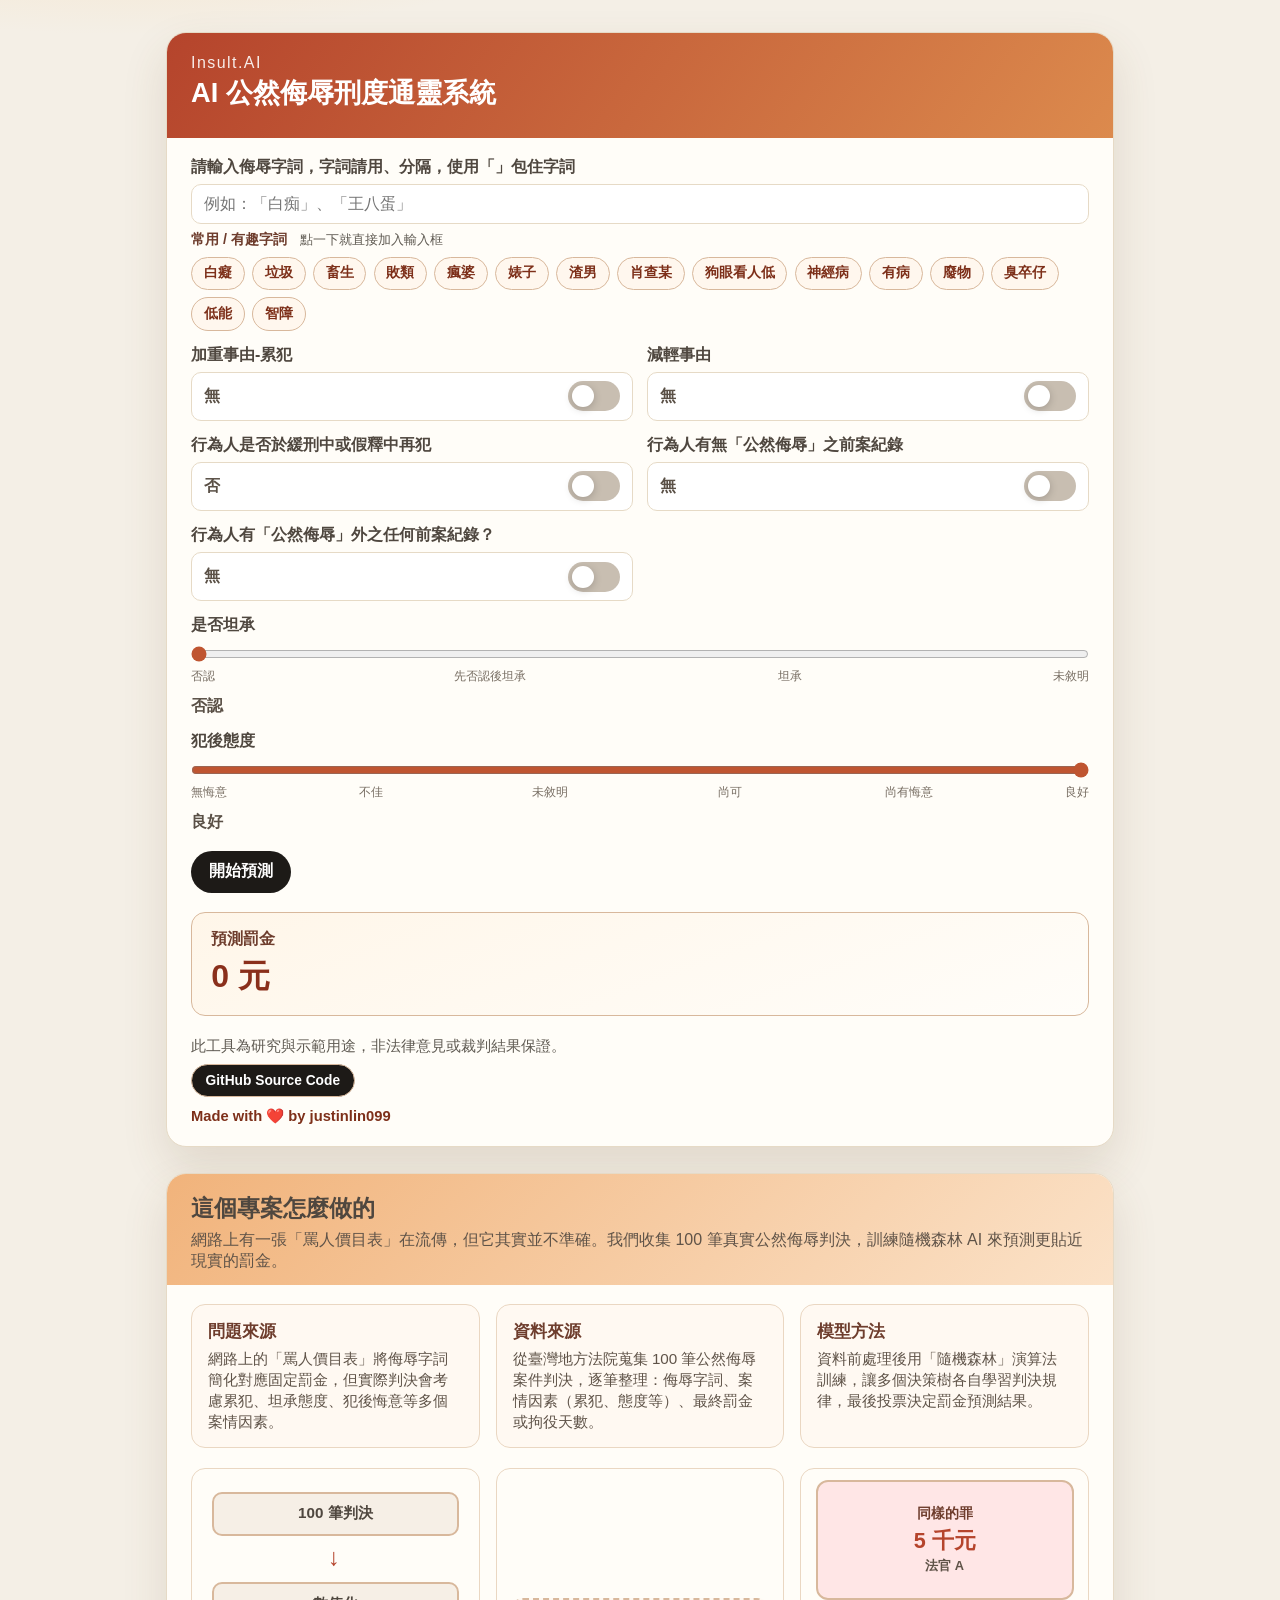
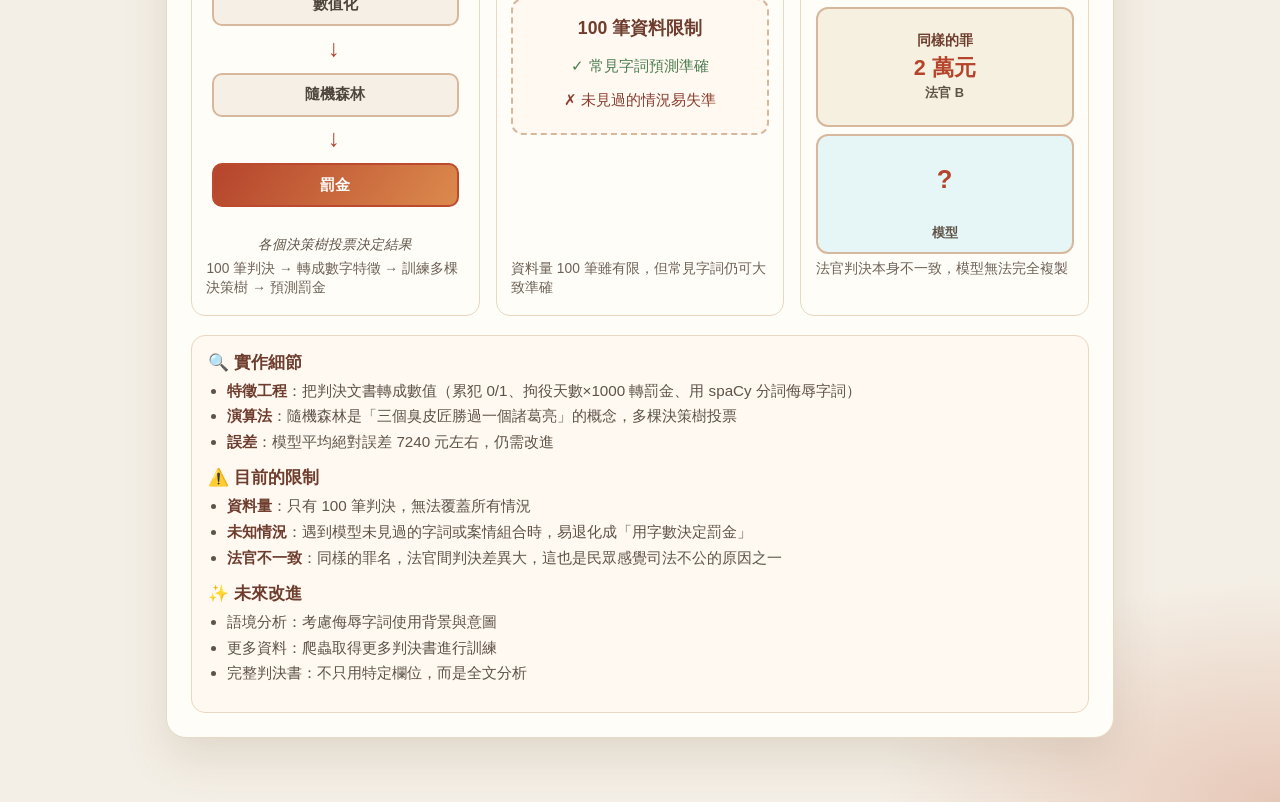
<file: docs/index.html>
<!doctype html>
<html lang="zh-Hant">
<head>
  <meta charset="utf-8">
  <meta name="viewport" content="width=device-width, initial-scale=1">
  <title>Insult.ai - 公然侮辱刑度通靈系統</title>
  <link rel="stylesheet" href="assets/style.css">
</head>
<body>
  <main class="wrap">
    <section class="card">
      <header class="hero">
        <p class="eyebrow">Insult.AI</p>
        <h1>AI 公然侮辱刑度通靈系統</h1>
      </header>

      <form id="predict-form" class="form-grid">
        <div class="field field-full">
          <label for="insult_text">請輸入侮辱字詞，字詞請用、分隔，使用「」包住字詞</label>
          <div class="input-shell">
            <input id="insult_text" name="insult_text" type="text" placeholder="例如：「白痴」、「王八蛋」" autocomplete="off">
            <button type="button" id="insult_clear" class="input-clear" aria-label="清除輸入內容" hidden>×</button>
          </div>
          <div class="shortcut-panel">
            <div class="shortcut-panel-head">
              <span>常用 / 有趣字詞</span>
              <span class="shortcut-panel-note">點一下就直接加入輸入框</span>
            </div>
            <div id="insult_shortcuts" class="shortcut-row" aria-label="常用侮辱字詞快捷按鈕"></div>
          </div>
        </div>

        <div class="field toggle-field">
          <label for="repeat_offender">加重事由-累犯</label>
          <div class="toggle-wrap">
            <span class="toggle-state" id="repeat_offender_state">無</span>
            <label class="switch" aria-label="加重事由-累犯">
              <input id="repeat_offender" type="checkbox">
              <span class="switch-slider"></span>
            </label>
          </div>
        </div>

        <div class="field toggle-field">
          <label for="mitigating_factor">減輕事由</label>
          <div class="toggle-wrap">
            <span class="toggle-state" id="mitigating_factor_state">無</span>
            <label class="switch" aria-label="減輕事由">
              <input id="mitigating_factor" type="checkbox">
              <span class="switch-slider"></span>
            </label>
          </div>
        </div>

        <div class="field toggle-field">
          <label for="repeat_offender_while_on_parole">行為人是否於緩刑中或假釋中再犯</label>
          <div class="toggle-wrap">
            <span class="toggle-state" id="repeat_offender_while_on_parole_state">否</span>
            <label class="switch" aria-label="行為人是否於緩刑中或假釋中再犯">
              <input id="repeat_offender_while_on_parole" type="checkbox">
              <span class="switch-slider"></span>
            </label>
          </div>
        </div>

        <div class="field toggle-field">
          <label for="repeat_offender_record">行為人有無「公然侮辱」之前案紀錄</label>
          <div class="toggle-wrap">
            <span class="toggle-state" id="repeat_offender_record_state">無</span>
            <label class="switch" aria-label="行為人有無公然侮辱之前案紀錄">
              <input id="repeat_offender_record" type="checkbox">
              <span class="switch-slider"></span>
            </label>
          </div>
        </div>

        <div class="field toggle-field">
          <label for="other_record">行為人有「公然侮辱」外之任何前案紀錄？</label>
          <div class="toggle-wrap">
            <span class="toggle-state" id="other_record_state">無</span>
            <label class="switch" aria-label="行為人有公然侮辱外之前案紀錄">
              <input id="other_record" type="checkbox">
              <span class="switch-slider"></span>
            </label>
          </div>
        </div>

        <div class="field slider-field field-full">
          <label for="confession">是否坦承</label>
          <input id="confession" type="range" min="0" max="3" step="1" value="0">
          <div class="slider-ticks slider-ticks-4" aria-hidden="true">
            <span>否認</span>
            <span>先否認後坦承</span>
            <span>坦承</span>
            <span>未敘明</span>
          </div>
          <p class="slider-value" id="confession_value">否認</p>
        </div>

        <div class="field slider-field field-full">
          <label for="attitude">犯後態度</label>
          <input id="attitude" type="range" min="0" max="5" step="1" value="5">
          <div class="slider-ticks slider-ticks-6" aria-hidden="true">
            <span>無悔意</span>
            <span>不佳</span>
            <span>未敘明</span>
            <span>尚可</span>
            <span>尚有悔意</span>
            <span>良好</span>
          </div>
          <p class="slider-value" id="attitude_value">良好</p>
        </div>

        <div class="toolbar field-full">
          <button type="submit" id="predict-btn">開始預測</button>
          <p class="status" id="status">模型載入中...</p>
        </div>
      </form>

      <section class="result-box">
        <p class="result-label">預測罰金</p>
        <p class="result-value" id="result">0 元</p>
      </section>

      <footer class="footnote">
        此工具為研究與示範用途，非法律意見或裁判結果保證。
        <div class="footnote-actions">
          <a class="github-btn" href="https://github.com/justinlin099/Insult.ai" target="_blank" rel="noopener noreferrer">GitHub Source Code</a>
        </div>
        <p class="byline">Made with ❤️ by justinlin099</p>
      </footer>
    </section>

    <section class="card info-card">
      <header class="info-hero">
        <h2>這個專案怎麼做的</h2>
        <p>網路上有一張「罵人價目表」在流傳，但它其實並不準確。我們收集 100 筆真實公然侮辱判決，訓練隨機森林 AI 來預測更貼近現實的罰金。</p>
      </header>

      <div class="info-body">
        <div class="info-grid">
          <div class="info-block">
            <h3>問題來源</h3>
            <p>網路上的「罵人價目表」將侮辱字詞簡化對應固定罰金，但實際判決會考慮累犯、坦承態度、犯後悔意等多個案情因素。</p>
          </div>
          <div class="info-block">
            <h3>資料來源</h3>
            <p>從臺灣地方法院蒐集 100 筆公然侮辱案件判決，逐筆整理：侮辱字詞、案情因素（累犯、態度等）、最終罰金或拘役天數。</p>
          </div>
          <div class="info-block">
            <h3>模型方法</h3>
            <p>資料前處理後用「隨機森林」演算法訓練，讓多個決策樹各自學習判決規律，最後投票決定罰金預測結果。</p>
          </div>
        </div>

        <div class="info-visuals">
          <figure class="info-figure">
            <div class="figure-visual">
              <div class="flow-chart">
                <div class="flow-step">
                  <div class="flow-box">100 筆判決</div>
                </div>
                <div class="flow-arrow">→</div>
                <div class="flow-step">
                  <div class="flow-box">數值化</div>
                </div>
                <div class="flow-arrow">→</div>
                <div class="flow-step">
                  <div class="flow-box">隨機森林</div>
                </div>
                <div class="flow-arrow">→</div>
                <div class="flow-step">
                  <div class="flow-box flow-result">罰金</div>
                </div>
              </div>
            </div>
            <p class="flow-note">各個決策樹投票決定結果</p>
            <figcaption>100 筆判決 → 轉成數字特徵 → 訓練多棵決策樹 → 預測罰金</figcaption>
          </figure>

          <figure class="info-figure">
            <div class="figure-visual">
              <div class="limit-box">
                <div class="limit-title">100 筆資料限制</div>
                <div class="limit-item limit-good">✓ 常見字詞預測準確</div>
                <div class="limit-item limit-bad">✗ 未見過的情況易失準</div>
              </div>
            </div>
            <figcaption>資料量 100 筆雖有限，但常見字詞仍可大致準確</figcaption>
          </figure>

          <figure class="info-figure">
            <div class="figure-visual">
              <div class="judge-comparison">
                <div class="judge-card judge-a">
                  <div class="judge-case">同樣的罪</div>
                  <div class="judge-fine">5 千元</div>
                  <div class="judge-name">法官 A</div>
                </div>
                <div class="judge-card judge-b">
                  <div class="judge-case">同樣的罪</div>
                  <div class="judge-fine">2 萬元</div>
                  <div class="judge-name">法官 B</div>
                </div>
                <div class="judge-card judge-unknown">
                  <div class="judge-case judge-placeholder" aria-hidden="true">同樣的罪</div>
                  <div class="judge-question">?</div>
                  <div class="judge-fine judge-placeholder" aria-hidden="true">0 元</div>
                  <div class="judge-name">模型</div>
                </div>
              </div>
            </div>
            <figcaption>法官判決本身不一致，模型無法完全複製</figcaption>
          </figure>
        </div>

        <div class="info-notes">
          <h3>🔍 實作細節</h3>
          <ul class="info-list">
            <li><strong>特徵工程</strong>：把判決文書轉成數值（累犯 0/1、拘役天數×1000 轉罰金、用 spaCy 分詞侮辱字詞）</li>
            <li><strong>演算法</strong>：隨機森林是「三個臭皮匠勝過一個諸葛亮」的概念，多棵決策樹投票</li>
            <li><strong>誤差</strong>：模型平均絕對誤差 7240 元左右，仍需改進</li>
          </ul>
          <h3>⚠️ 目前的限制</h3>
          <ul class="info-list">
            <li><strong>資料量</strong>：只有 100 筆判決，無法覆蓋所有情況</li>
            <li><strong>未知情況</strong>：遇到模型未見過的字詞或案情組合時，易退化成「用字數決定罰金」</li>
            <li><strong>法官不一致</strong>：同樣的罪名，法官間判決差異大，這也是民眾感覺司法不公的原因之一</li>
          </ul>
          <h3>✨ 未來改進</h3>
          <ul class="info-list">
            <li>語境分析：考慮侮辱字詞使用背景與意圖</li>
            <li>更多資料：爬蟲取得更多判決書進行訓練</li>
            <li>完整判決書：不只用特定欄位，而是全文分析</li>
          </ul>
        </div>
      </div>
    </section>
  </main>

  <script src="assets/app.js"></script>
</body>
</html>
</file>
<file: docs/assets/style.css>
:root {
  --ink: #1b1917;
  --muted: #5f5a52;
  --bg: #f4efe6;
  --card: #fffdf8;
  --line: #e6dac6;
  --brand: #bc4a2f;
  --brand-soft: #f1b37b;
}

* {
  box-sizing: border-box;
}

body {
  margin: 0;
  font-family: "Noto Sans TC", "Microsoft JhengHei", sans-serif;
  color: var(--ink);
  background:
    radial-gradient(1200px 500px at 10% -10%, #f8d8ab 0%, transparent 55%),
    radial-gradient(900px 500px at 100% 100%, #e7c8b8 0%, transparent 45%),
    var(--bg);
}

.wrap {
  max-width: 980px;
  margin: 2rem auto;
  padding: 0 1rem 2rem;
}

.card {
  border: 1px solid var(--line);
  background: var(--card);
  border-radius: 20px;
  box-shadow: 0 20px 45px rgba(107, 78, 46, 0.14);
  overflow: hidden;
}

.info-card {
  margin-top: 1.6rem;
}

.info-hero {
  padding: 1.2rem 1.5rem 0.8rem;
  background: linear-gradient(135deg, #f1b37b 0%, #fbe2c8 100%);
  color: #4f473f;
}

.info-hero h2 {
  margin: 0 0 0.4rem;
  font-size: 1.45rem;
}

.info-hero p {
  margin: 0;
  color: #5f5348;
}

.info-body {
  padding: 1.2rem 1.5rem 1.5rem;
  display: grid;
  gap: 1.2rem;
}

.info-grid {
  display: grid;
  gap: 1rem;
  grid-template-columns: repeat(3, minmax(0, 1fr));
}

.info-block {
  border: 1px solid #ead7c2;
  border-radius: 14px;
  padding: 0.9rem 1rem;
  background: #fff9f2;
}

.info-block h3 {
  margin: 0 0 0.4rem;
  font-size: 1.05rem;
  color: #6e3d2d;
}

.info-block p {
  margin: 0;
  color: #5f5348;
  font-size: 0.95rem;
}

.info-visuals {
  display: grid;
  gap: 1rem;
  grid-template-columns: repeat(3, minmax(0, 1fr));
}

.info-figure {
  margin: 0;
  border: 1px solid #ead7c2;
  border-radius: 14px;
  padding: 0.7rem 0.9rem 0.9rem;
  background: #fffdf8;
  height: 100%;
  display: flex;
  flex-direction: column;
}

.figure-visual {
  flex: 1 1 auto;
  min-height: 14rem;
  display: flex;
  align-items: center;
  justify-content: center;
  width: 100%;
}

.figure-visual > * {
  width: 100%;
}

.info-svg {
  width: 100%;
  height: auto;
  display: block;
}

.info-figure figcaption {
  margin-top: auto;
  padding-top: 0.4rem;
  font-size: 0.86rem;
  line-height: 1.35;
  height: calc(2.5 * 1.35em);
  overflow: hidden;
  color: #6d6155;
}

.info-notes {
  border: 1px solid #ead7c2;
  border-radius: 14px;
  padding: 0.9rem 1rem;
  background: #fff9f2;
}

.info-notes h3 {
  margin: 0 0 0.45rem;
  font-size: 1.05rem;
  color: #6e3d2d;
}

.info-notes p {
  margin: 0 0 0.5rem;
  color: #5f5348;
  font-size: 0.95rem;
}

.info-notes p:last-child {
  margin-bottom: 0;
}

.info-list {
  margin: 0 0 0.8rem 1.2rem;
  padding: 0;
  list-style: disc;
  color: #5f5348;
  font-size: 0.95rem;
}

.info-list li {
  margin: 0.3rem 0;
}

.info-list li strong {
  color: #6e3d2d;
  font-weight: 700;
}

.info-notes h3:not(:first-child) {
  margin-top: 0.8rem;
}

.flow-chart {
  display: flex;
  flex-direction: column;
  align-items: stretch;
  justify-content: center;
  gap: 0.55rem;
  margin-bottom: 0.8rem;
  padding: 0.15rem 0.35rem 0;
}

.flow-step {
  display: flex;
  justify-content: center;
  width: 100%;
}

.flow-box {
  border: 2px solid #d8b89c;
  border-radius: 10px;
  padding: 0.6rem 0.9rem;
  background: #f6efe6;
  color: #4f473f;
  font-weight: 700;
  font-size: 0.95rem;
  white-space: nowrap;
  text-align: center;
  width: 100%;
  min-width: auto;
}

.flow-box.flow-result {
  background: linear-gradient(125deg, #b5442c 0%, #dc8a4d 100%);
  color: #fff;
  border-color: #bc4a2f;
}

.flow-arrow {
  align-self: center;
  color: #b5442c;
  writing-mode: vertical-rl;
  text-orientation: mixed;
  font-size: 1.5rem;
  font-weight: bold;
  padding: 0.15rem 0;
  line-height: 1;
}

.flow-note {
  text-align: center;
  font-size: 0.85rem;
  color: #5f5348;
  margin: 0.4rem 0 0;
  font-style: italic;
  width: 100%;
}

.limit-box {
  border: 2px dashed #d8b89c;
  border-radius: 12px;
  padding: 1rem;
  background: #fff9f2;
  text-align: center;
}

.limit-title {
  font-size: 1.1rem;
  font-weight: 700;
  color: #6e3d2d;
  margin-bottom: 0.6rem;
}

.limit-item {
  font-size: 0.95rem;
  color: #5f5348;
  padding: 0.4rem 0;
}

.limit-good {
  color: #4a7c4e;
}

.limit-bad {
  color: #8a3d2d;
}

.judge-comparison {
  display: flex;
  flex-direction: column;
  justify-content: center;
  gap: 0.45rem;
  align-items: stretch;
}

.judge-card {
  border: 2px solid #d8b89c;
  border-radius: 12px;
  padding: 0.55rem 0.65rem;
  text-align: center;
  min-width: 70px;
  flex: 0 0 7.5rem;
  display: flex;
  flex-direction: column;
  justify-content: center;
  height: 7.5rem;
  min-height: 0;
  overflow: hidden;
}

.judge-a {
  background: #ffe6e6;
}

.judge-b {
  background: #f6f0e0;
}

.judge-unknown {
  background: #e6f6f6;
}

.judge-case {
  font-size: 0.85rem;
  font-weight: 700;
  color: #6e3d2d;
  margin-bottom: 0.2rem;
}

.judge-fine {
  font-size: 1.35rem;
  font-weight: 900;
  color: #b5442c;
  margin-bottom: 0.15rem;
}

.judge-question {
  font-size: 1.6rem;
  font-weight: 700;
  color: #b5442c;
  margin-bottom: 0.1rem;
  line-height: 1;
}

.judge-name {
  font-size: 0.8rem;
  color: #5f5348;
  font-weight: 600;
}

.judge-placeholder {
  visibility: hidden;
}

.hero {
  padding: 1.3rem 1.5rem;
  color: #fff;
  background: linear-gradient(125deg, #b5442c 0%, #dc8a4d 100%);
}

.eyebrow {
  margin: 0;
  opacity: 0.9;
  letter-spacing: 0.09em;
}

h1 {
  margin: 0.2rem 0 0.4rem;
  font-size: 1.7rem;
}

.sub {
  margin: 0;
  opacity: 0.95;
}

.form-grid {
  padding: 1.2rem 1.5rem;
  display: grid;
  gap: 0.9rem;
  grid-template-columns: repeat(2, minmax(0, 1fr));
}

.field {
  display: grid;
  gap: 0.38rem;
}

.field-full {
  grid-column: 1 / -1;
}

label {
  font-weight: 700;
  color: #4f473f;
}

input,
select,
button {
  font: inherit;
}

input[type="text"],
select {
  border: 1px solid var(--line);
  border-radius: 10px;
  padding: 0.62rem 0.72rem;
  background: #fff;
}

.input-shell {
  position: relative;
}

.input-shell input[type="text"] {
  width: 100%;
  padding-right: 2.7rem;
}

.input-clear {
  position: absolute;
  right: 0.55rem;
  top: 50%;
  transform: translateY(-50%);
  width: 1.6rem;
  height: 1.6rem;
  padding: 0;
  border: none;
  border-radius: 999px;
  background: #ead7c2;
  color: #6e3d2d;
  font-size: 1rem;
  line-height: 1;
  display: grid;
  place-items: center;
}

.input-clear:hover {
  background: #dcb892;
  color: #43261d;
}

.input-clear[hidden] {
  display: none;
}

.shortcut-panel {
  display: grid;
  gap: 0.45rem;
}

.shortcut-panel-head {
  display: flex;
  flex-wrap: wrap;
  align-items: baseline;
  gap: 0.45rem 0.8rem;
  font-size: 0.9rem;
  color: var(--muted);
}

.shortcut-panel-head span:first-child {
  font-weight: 700;
  color: #6e3d2d;
}

.shortcut-panel-note {
  font-size: 0.84rem;
}

.shortcut-row {
  display: flex;
  flex-wrap: wrap;
  gap: 0.45rem;
}

.shortcut-chip {
  border: 1px solid #d8b89c;
  background: #fff7ee;
  color: #7d2f19;
  padding: 0.42rem 0.74rem;
  font-size: 0.86rem;
  font-weight: 700;
}

.shortcut-chip:hover {
  background: #fde8d0;
}

input[type="text"]:focus,
select:focus {
  outline: 2px solid #e3a06e;
  border-color: #d17d52;
}

.toggle-wrap {
  display: flex;
  align-items: center;
  justify-content: space-between;
  gap: 0.8rem;
  border: 1px solid var(--line);
  border-radius: 10px;
  padding: 0.52rem 0.72rem;
  background: #fff;
}

.toggle-state {
  font-weight: 700;
  color: #5a5046;
}

.switch {
  position: relative;
  display: inline-block;
  width: 52px;
  height: 30px;
}

.switch input {
  opacity: 0;
  width: 0;
  height: 0;
}

.switch-slider {
  position: absolute;
  inset: 0;
  cursor: pointer;
  background: #c8beb1;
  transition: 0.2s ease;
  border-radius: 999px;
}

.switch-slider::before {
  content: "";
  position: absolute;
  height: 22px;
  width: 22px;
  left: 4px;
  top: 4px;
  background: #fff;
  transition: 0.2s ease;
  border-radius: 50%;
  box-shadow: 0 2px 8px rgba(0, 0, 0, 0.2);
}

.switch input:checked + .switch-slider {
  background: linear-gradient(125deg, #b5442c 0%, #dc8a4d 100%);
}

.switch input:checked + .switch-slider::before {
  transform: translateX(22px);
}

.slider-field input[type="range"] {
  width: 100%;
  margin: 0.2rem 0 0;
  accent-color: #bf5531;
}

.slider-ticks {
  margin-top: 0.1rem;
  position: relative;
  height: 1.1rem;
  color: #776d62;
  font-size: 0.78rem;
  line-height: 1.25;
}

.slider-ticks span {
  position: absolute;
  top: 0;
  transform: translateX(-50%);
  text-align: center;
  white-space: nowrap;
}

.slider-ticks span:first-child {
  left: 0;
  transform: none;
  text-align: left;
}

.slider-ticks span:last-child {
  left: 100%;
  transform: translateX(-100%);
  text-align: right;
}

.slider-ticks-4 span:nth-child(2) { left: 33.3333%; }
.slider-ticks-4 span:nth-child(3) { left: 66.6667%; }

.slider-ticks-6 span:nth-child(2) { left: 20%; }
.slider-ticks-6 span:nth-child(3) { left: 40%; }
.slider-ticks-6 span:nth-child(4) { left: 60%; }
.slider-ticks-6 span:nth-child(5) { left: 80%; }

.slider-value {
  margin: 0;
  font-weight: 700;
  color: #5a5046;
}

.slider-field .slider-value {
  margin-top: 0.2rem;
}

.toolbar {
  display: flex;
  align-items: center;
  gap: 1rem;
  flex-wrap: wrap;
  margin-top: 0.2rem;
}

button {
  border: none;
  border-radius: 999px;
  padding: 0.66rem 1.14rem;
  background: #1d1a17;
  color: #fff;
  font-weight: 700;
  cursor: pointer;
}

button:disabled {
  opacity: 0.65;
  cursor: not-allowed;
}

.status {
  margin: 0;
  color: var(--muted);
}

.result-box {
  margin: 0 1.5rem 1.3rem;
  border-radius: 14px;
  border: 1px solid #d8b89c;
  background: linear-gradient(160deg, #fff6e9, #fffdf9);
  padding: 1rem 1.2rem;
}

.result-label {
  margin: 0;
  color: #6e3d2d;
  font-weight: 700;
}

.result-value {
  margin: 0.3rem 0 0;
  font-size: 2rem;
  font-weight: 900;
  color: #8a2f1b;
}

.footnote {
  padding: 0 1.5rem 1.3rem;
  color: var(--muted);
  font-size: 0.92rem;
}

.footnote-actions {
  margin-top: 0.55rem;
}

.github-btn {
  display: inline-flex;
  align-items: center;
  justify-content: center;
  padding: 0.48rem 0.85rem;
  border-radius: 999px;
  border: 1px solid #d8b89c;
  background: #1d1a17;
  color: #fff;
  font-size: 0.86rem;
  font-weight: 700;
  text-decoration: none;
}

.github-btn:hover {
  background: #000;
}

.byline {
  margin: 0.65rem 0 0;
  color: #7d2f19;
  font-weight: 700;
}

@media (max-width: 760px) {
  .form-grid {
    grid-template-columns: 1fr;
  }

  .info-grid,
  .info-visuals {
    grid-template-columns: 1fr;
  }

  .figure-visual {
    flex: 0 0 auto;
    min-height: auto;
  }

  .info-figure figcaption {
    height: auto;
    overflow: visible;
  }

  .slider-ticks {
    font-size: 0.72rem;
    height: 1rem;
  }

  .shortcut-row {
    gap: 0.38rem;
  }

  .shortcut-chip {
    padding: 0.38rem 0.66rem;
    font-size: 0.83rem;
  }

  .flow-chart {
    gap: 0.55rem;
    padding-inline: 0.25rem;
  }

  .flow-step {
    width: 100%;
  }

  .flow-box {
    padding: 0.5rem 0.7rem;
    font-size: 0.9rem;
  }

  .flow-arrow {
    padding: 0.3rem 0;
    font-size: 1.4rem;
    margin: 0.2rem 0;
  }

  .judge-comparison {
    flex-direction: column;
    gap: 0.6rem;
    align-items: stretch;
    padding-inline: 0.2rem;
  }

  .judge-card {
    width: 100%;
    min-width: auto;
    padding: 0.8rem 0.6rem;
    flex: 1 1 auto;
    height: auto;
    min-height: 7rem;
  }

  .judge-fine {
    font-size: 1.3rem;
  }

  .judge-question {
    font-size: 1.8rem;
  }

  .limit-box {
    padding: 0.8rem;
  }

  .limit-title {
    font-size: 1rem;
    margin-bottom: 0.4rem;
  }

  .limit-item {
    font-size: 0.9rem;
  }

  h1 {
    font-size: 1.32rem;
  }

  .result-value {
    font-size: 1.75rem;
  }
}
</file>
